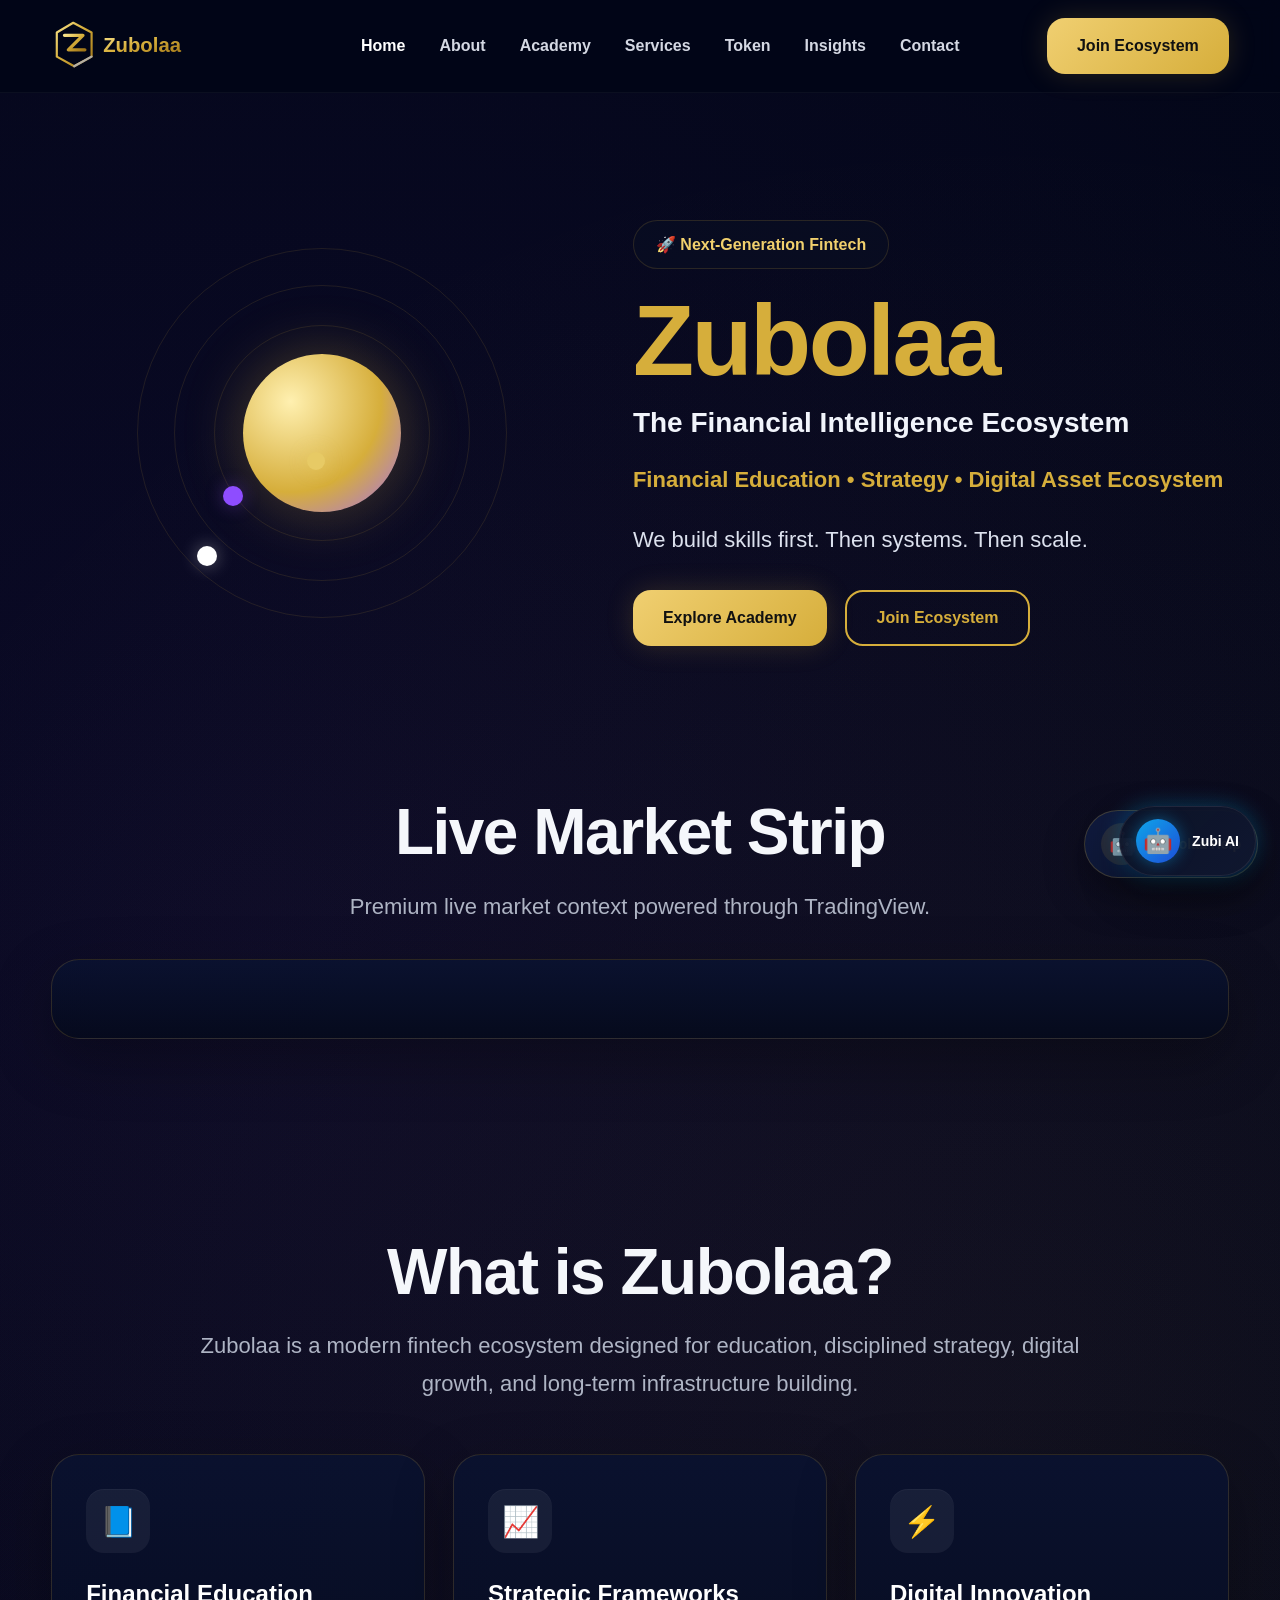
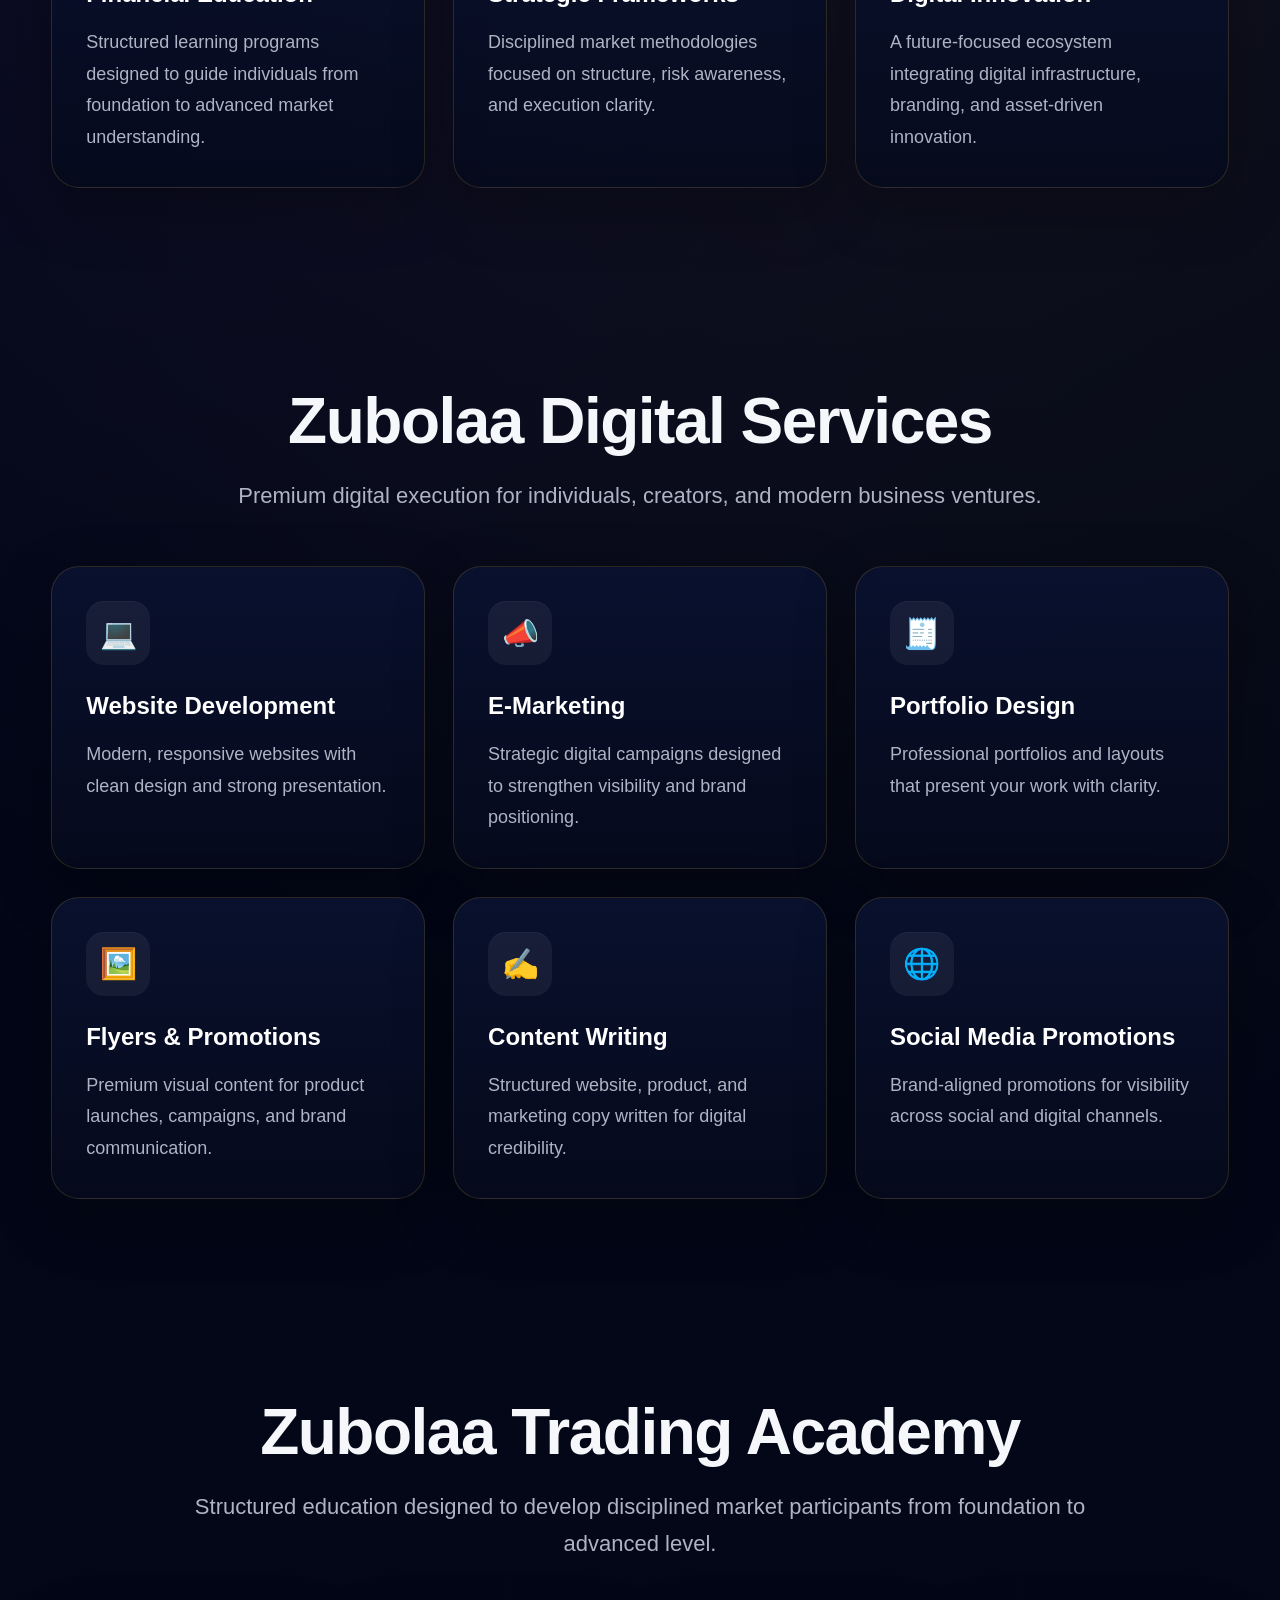
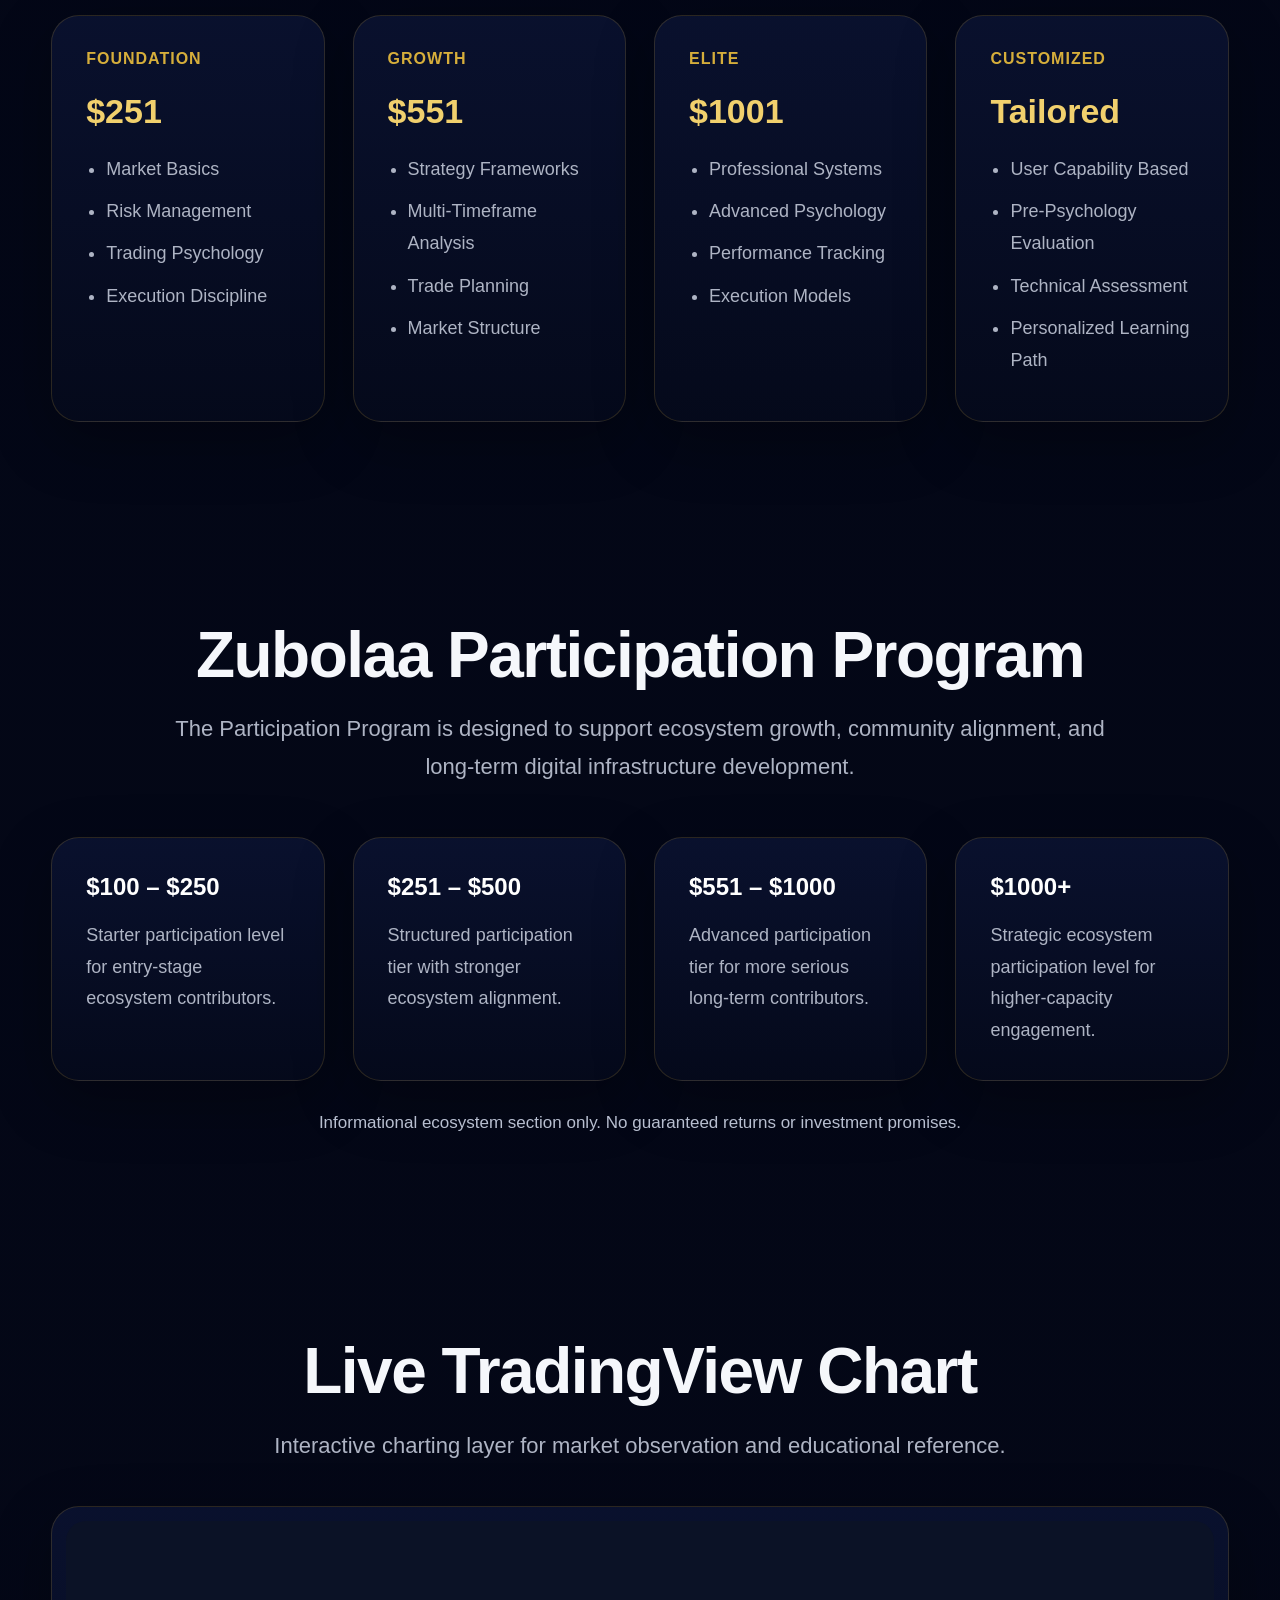
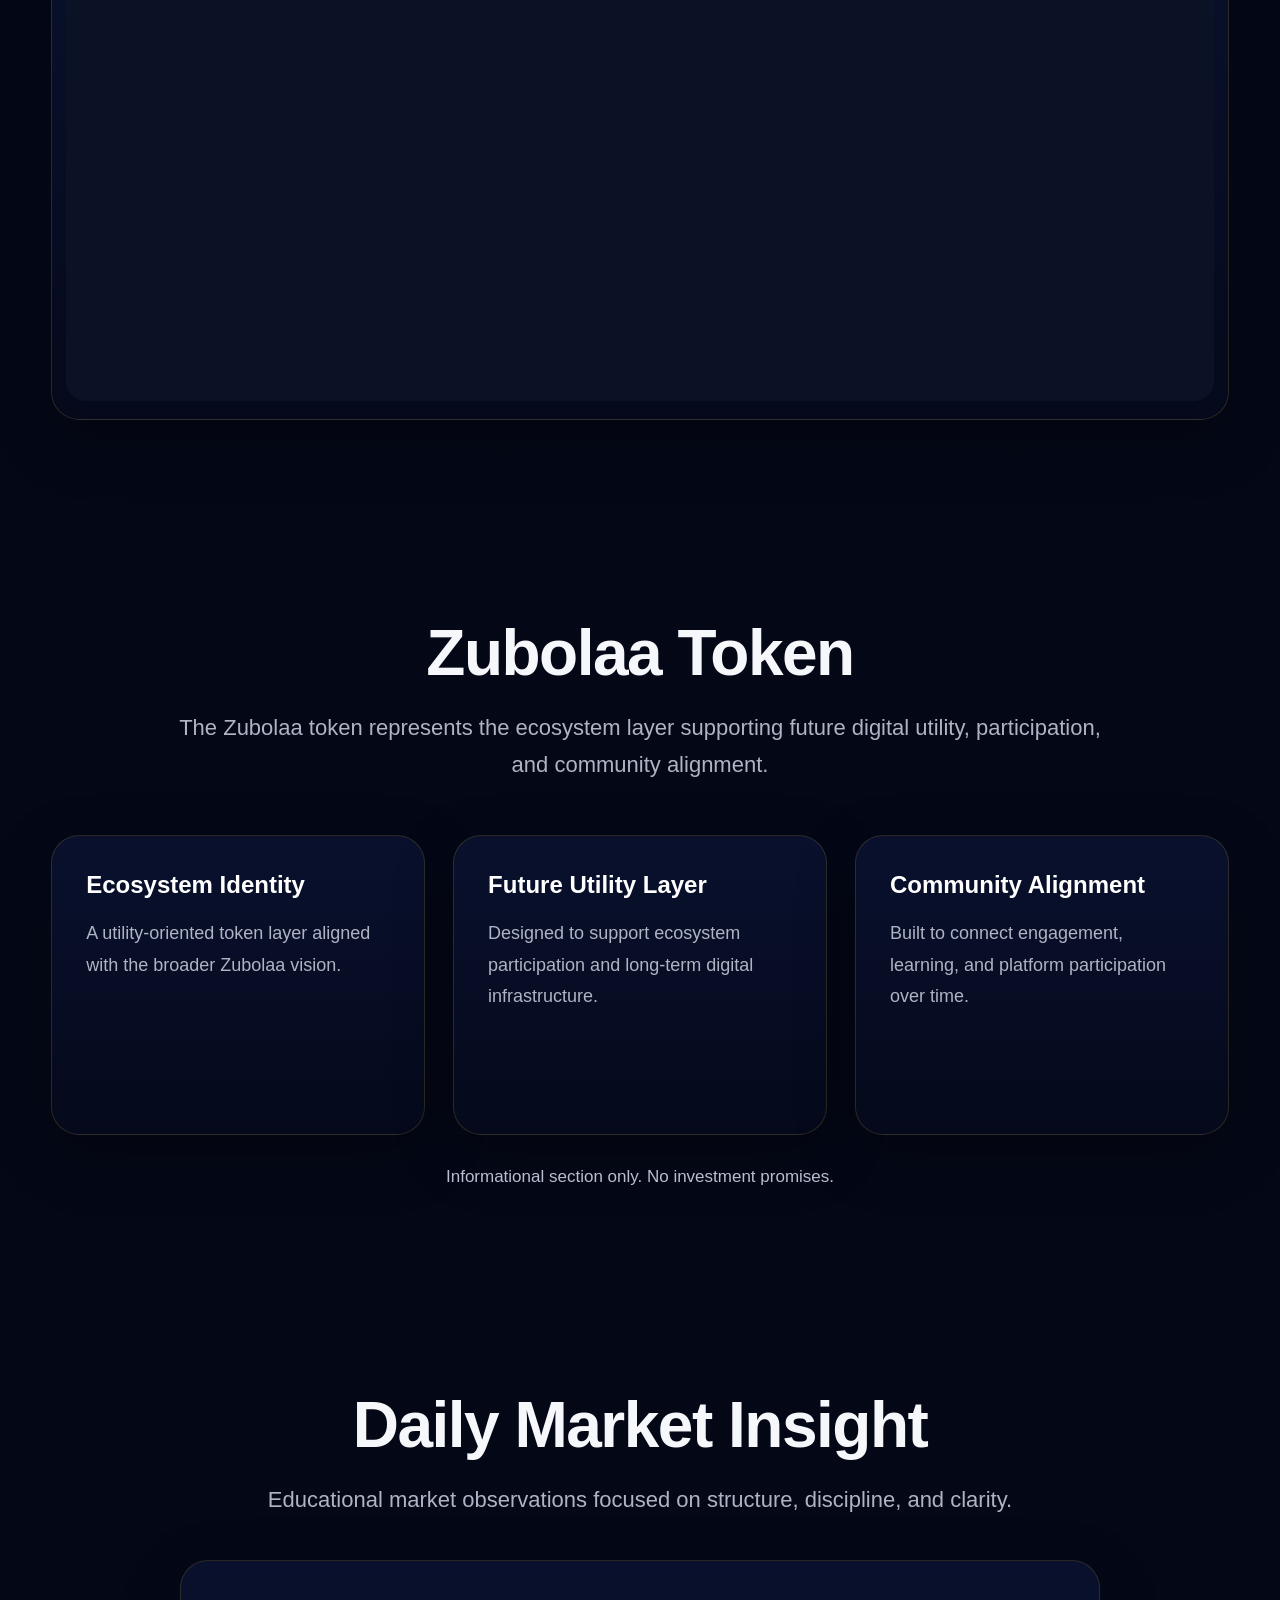
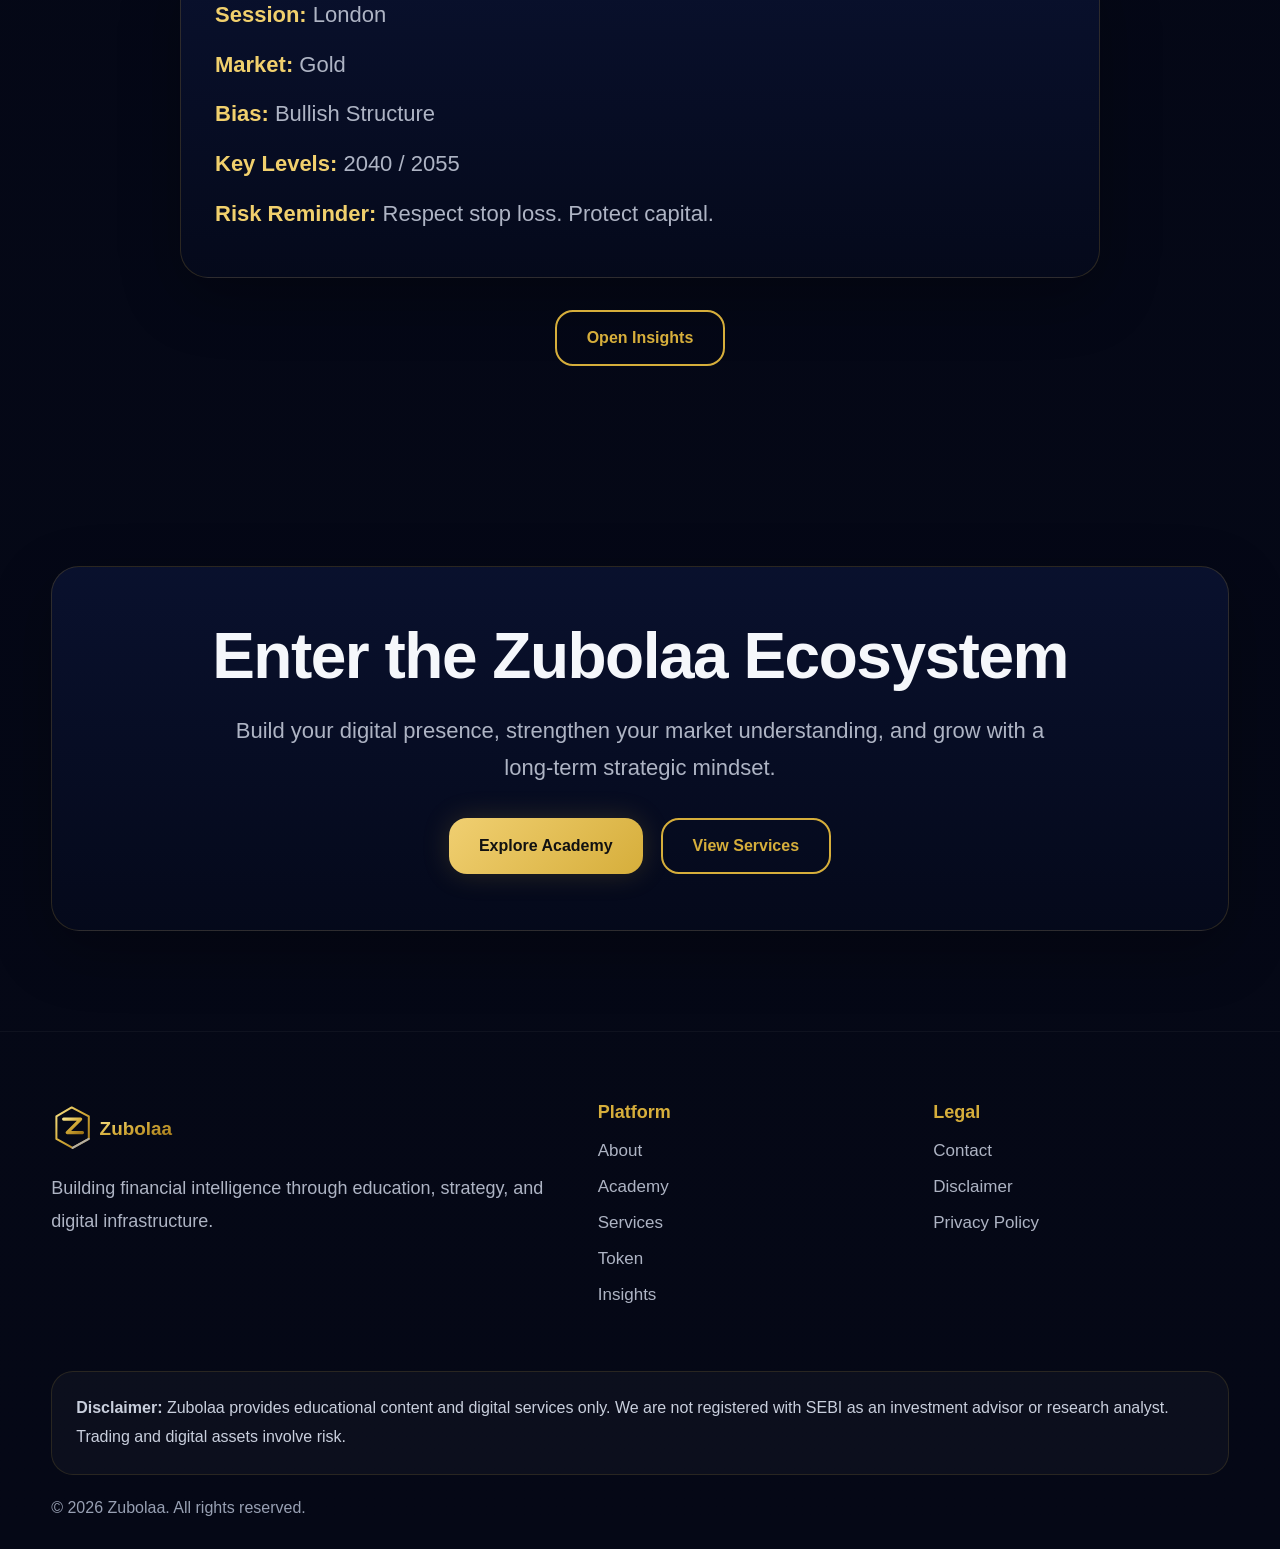
<file: index.html>
<!DOCTYPE html>
<html lang="en">
<head>
  <meta charset="UTF-8" />
  <meta name="viewport" content="width=device-width, initial-scale=1.0" />
  <title>Zubolaa | Financial Intelligence Ecosystem</title>
  <link rel="stylesheet" href="style.css" />
</head>
  <!-- Zubolaa AI Assistant -->
<div class="z-ai-widget">
  <button class="z-ai-launcher" id="zAiLauncher" aria-label="Open Zubolaa AI Assistant">
    <span class="z-ai-launcher-icon">🤖</span>
    <span class="z-ai-launcher-text">Zubi AI</span>
  </button>

  <div class="z-ai-panel" id="zAiPanel">
    <div class="z-ai-header">
      <div class="z-ai-avatar-wrap">
        <div class="z-ai-avatar">🤖</div>
        <div>
          <h4 id="assistantTitle">Zubi AI</h4>
          <p>Your Zubolaa Assistant</p>
        </div>
      </div>
      <button class="z-ai-close" id="zAiClose" aria-label="Close assistant">✕</button>
    </div>

    <div class="z-ai-section">
      <label for="assistantName">Assistant Name</label>
      <select id="assistantName" class="z-ai-select">
        <option value="Zubi AI">Zubi AI</option>
        <option value="Zuzu AI">Zuzu AI</option>
        <option value="Booboo AI">Booboo AI</option>
        <option value="Laddu AI">Laddu AI</option>
      </select>
    </div>

    <div class="z-ai-section">
      <label>Assistant Theme</label>
      <div class="z-ai-theme-grid">
        <button class="z-ai-theme active" data-theme="blue">Blue Glow</button>
        <button class="z-ai-theme" data-theme="gold">Gold Glow</button>
        <button class="z-ai-theme" data-theme="purple">Purple Glow</button>
        <button class="z-ai-theme" data-theme="multi">Candy Glow</button>
      </div>
    </div>

    <div class="z-ai-section">
      <label>Quick Access</label>
      <div class="z-ai-links">
        <a href="about.html">About Zubolaa</a>
        <a href="academy.html">Academy Programs</a>
        <a href="services.html">Digital Services</a>
        <a href="token.html">Zubolaa Token</a>
        <a href="insights.html">Market Insights</a>
        <a href="participation.html">Participation Program</a>
        <a href="contact.html">Contact & Support</a>
      </div>
    </div>

    <div class="z-ai-section">
      <label>Assistant Actions</label>
      <div class="z-ai-actions">
        <button onclick="window.location.href='academy.html'">Explore Academy</button>
        <button onclick="window.location.href='participation.html'">Join Ecosystem</button>
        <button onclick="window.location.href='services.html'">View Services</button>
        <button onclick="window.location.href='contact.html'">Talk to Support</button>
      </div>
    </div>

    <div class="z-ai-section z-ai-highlight-box">
      <strong>What I can help with</strong>
      <ul>
        <li>Guide visitors to Academy packages</li>
        <li>Show Participation Program access</li>
        <li>Redirect to Token information</li>
        <li>Open Services and Branding pages</li>
        <li>Take users to Contact / Support</li>
      </ul>
    </div>
  </div>
</div>

<script>
  (function () {
    const launcher = document.getElementById("zAiLauncher");
    const panel = document.getElementById("zAiPanel");
    const closeBtn = document.getElementById("zAiClose");
    const assistantName = document.getElementById("assistantName");
    const assistantTitle = document.getElementById("assistantTitle");
    const widget = document.querySelector(".z-ai-widget");
    const themeButtons = document.querySelectorAll(".z-ai-theme");

    function openPanel() {
      panel.classList.add("active");
    }

    function closePanel() {
      panel.classList.remove("active");
    }

    launcher.addEventListener("click", function (e) {
      e.stopPropagation();
      panel.classList.toggle("active");
    });

    closeBtn.addEventListener("click", function (e) {
      e.stopPropagation();
      closePanel();
    });

    document.addEventListener("click", function (e) {
      if (!e.target.closest(".z-ai-widget")) {
        closePanel();
      }
    });

    document.addEventListener("keydown", function (e) {
      if (e.key === "Escape") {
        closePanel();
      }
    });

    assistantName.addEventListener("change", function () {
      assistantTitle.textContent = this.value;
      launcher.querySelector(".z-ai-launcher-text").textContent = this.value;
    });

    themeButtons.forEach(btn => {
      btn.addEventListener("click", function () {
        themeButtons.forEach(b => b.classList.remove("active"));
        this.classList.add("active");
        widget.setAttribute("data-theme", this.dataset.theme);
      });
    });
  })();
</script>
<body>

  <!-- HEADER -->
  <header class="site-header">
    <div class="container nav-wrap">
      <a href="index.html" class="brand" aria-label="Zubolaa Home">
        <svg class="zubolaa-logo" viewBox="0 0 460 120" xmlns="http://www.w3.org/2000/svg" role="img" aria-label="Zubolaa Logo">
          <defs>
            <linearGradient id="goldGradMain" x1="0%" y1="0%" x2="100%" y2="100%">
              <stop offset="0%" stop-color="#f8e38a"/>
              <stop offset="45%" stop-color="#d6ae3b"/>
              <stop offset="100%" stop-color="#9f7416"/>
            </linearGradient>
            <linearGradient id="silverGradMain" x1="0%" y1="0%" x2="100%" y2="100%">
              <stop offset="0%" stop-color="#e6e2d8"/>
              <stop offset="100%" stop-color="#7f7a72"/>
            </linearGradient>
          </defs>

          <!-- icon -->
          <g transform="translate(8,8)">
            <path d="M38 4 L76 24 L76 74 L40 94 L4 74 L4 24 Z"
              fill="none" stroke="url(#goldGradMain)" stroke-width="4.5" stroke-linejoin="round"/>
            <path d="M40 94 L76 74" fill="none" stroke="url(#silverGradMain)" stroke-width="4.5" stroke-linecap="round"/>

            <path d="M20 30 H58 L28 60 H62"
              fill="none"
              stroke="url(#goldGradMain)"
              stroke-width="7"
              stroke-linecap="round"
              stroke-linejoin="round"/>
          </g>

          <!-- text -->
          <text x="108" y="73"
            font-size="42"
            font-family="Arial, Helvetica, sans-serif"
            font-weight="800"
            fill="url(#goldGradMain)">
            Zubolaa
          </text>
        </svg>
      </a>

      <nav class="main-nav">
        <a href="index.html" class="active">Home</a>
        <a href="about.html">About</a>
        <a href="academy.html">Academy</a>
        <a href="services.html">Services</a>
        <a href="token.html">Token</a>
        <a href="insights.html">Insights</a>
        <a href="contact.html">Contact</a>
      </nav>

      <a href="participation.html" class="nav-cta">Join Ecosystem</a>
    </div>
  </header>

  <!-- HERO -->
  <section class="hero-section">
    <div class="container hero-grid">

      <div class="hero-visual">
        <div class="orbit-wrap">
          <div class="main-planet"></div>
          <div class="orbit orbit-1"></div>
          <div class="orbit orbit-2"></div>
          <div class="orbit orbit-3"></div>

          <div class="mini-dot dot-1"></div>
          <div class="mini-dot dot-2"></div>
          <div class="mini-dot dot-3"></div>
        </div>
      </div>

      <div class="hero-content">
        <div class="eyebrow">🚀 Next-Generation Fintech</div>
        <h1 class="hero-title">Zubolaa</h1>
        <h2 class="hero-subtitle">The Financial Intelligence Ecosystem</h2>
        <p class="hero-highlight">Financial Education • Strategy • Digital Asset Ecosystem</p>
        <p class="hero-text">
          We build skills first. Then systems. Then scale.
        </p>

        <div class="button-row">
          <a href="academy.html" class="gold-btn">Explore Academy</a>
          <a href="participation.html" class="outline-btn">Join Ecosystem</a>
        </div>
      </div>

    </div>
  </section>

  <!-- LIVE MARKET TAPE -->
  <section class="page-section compact-top">
    <div class="container center-text">
      <h2 class="section-title">Live Market Strip</h2>
      <p class="section-intro">
        Premium live market context powered through TradingView.
      </p>

      <div class="glass-card tv-tape-card">
        <div class="tradingview-widget-container market-tape-widget">
          <div class="tradingview-widget-container__widget"></div>
          <script type="text/javascript" src="https://s3.tradingview.com/external-embedding/embed-widget-ticker-tape.js" async>
          {
            "symbols": [
              { "proName": "OANDA:XAUUSD", "title": "Gold" },
              { "proName": "FOREXCOM:SPXUSD", "title": "S&P 500" },
              { "proName": "NASDAQ:NDX", "title": "Nasdaq 100" },
              { "proName": "BITSTAMP:BTCUSD", "title": "Bitcoin" },
              { "proName": "BITSTAMP:ETHUSD", "title": "Ethereum" },
              { "proName": "TVC:DXY", "title": "Dollar Index" }
            ],
            "showSymbolLogo": false,
            "isTransparent": true,
            "displayMode": "adaptive",
            "colorTheme": "dark",
            "locale": "en"
          }
          </script>
        </div>
      </div>
    </div>
  </section>

  <!-- WHAT IS ZUBOLAA -->
  <section class="page-section">
    <div class="container center-text">
      <h2 class="section-title">What is Zubolaa?</h2>
      <p class="section-intro">
        Zubolaa is a modern fintech ecosystem designed for education, disciplined strategy,
        digital growth, and long-term infrastructure building.
      </p>

      <div class="card-grid three-col">
        <div class="glass-card feature-card">
          <div class="icon-box">📘</div>
          <h3>Financial Education</h3>
          <p>
            Structured learning programs designed to guide individuals from foundation
            to advanced market understanding.
          </p>
        </div>

        <div class="glass-card feature-card">
          <div class="icon-box">📈</div>
          <h3>Strategic Frameworks</h3>
          <p>
            Disciplined market methodologies focused on structure, risk awareness,
            and execution clarity.
          </p>
        </div>

        <div class="glass-card feature-card">
          <div class="icon-box">⚡</div>
          <h3>Digital Innovation</h3>
          <p>
            A future-focused ecosystem integrating digital infrastructure, branding,
            and asset-driven innovation.
          </p>
        </div>
      </div>
    </div>
  </section>

  <!-- SERVICES -->
  <section class="page-section">
    <div class="container center-text">
      <h2 class="section-title">Zubolaa Digital Services</h2>
      <p class="section-intro">
        Premium digital execution for individuals, creators, and modern business ventures.
      </p>

      <div class="card-grid three-col">
        <div class="glass-card feature-card">
          <div class="icon-box">💻</div>
          <h3>Website Development</h3>
          <p>Modern, responsive websites with clean design and strong presentation.</p>
        </div>

        <div class="glass-card feature-card">
          <div class="icon-box">📣</div>
          <h3>E-Marketing</h3>
          <p>Strategic digital campaigns designed to strengthen visibility and brand positioning.</p>
        </div>

        <div class="glass-card feature-card">
          <div class="icon-box">🧾</div>
          <h3>Portfolio Design</h3>
          <p>Professional portfolios and layouts that present your work with clarity.</p>
        </div>

        <div class="glass-card feature-card">
          <div class="icon-box">🖼️</div>
          <h3>Flyers & Promotions</h3>
          <p>Premium visual content for product launches, campaigns, and brand communication.</p>
        </div>

        <div class="glass-card feature-card">
          <div class="icon-box">✍️</div>
          <h3>Content Writing</h3>
          <p>Structured website, product, and marketing copy written for digital credibility.</p>
        </div>

        <div class="glass-card feature-card">
          <div class="icon-box">🌐</div>
          <h3>Social Media Promotions</h3>
          <p>Brand-aligned promotions for visibility across social and digital channels.</p>
        </div>
      </div>
    </div>
  </section>

  <!-- ACADEMY -->
  <section class="page-section">
    <div class="container center-text">
      <h2 class="section-title">Zubolaa Trading Academy</h2>
      <p class="section-intro">
        Structured education designed to develop disciplined market participants
        from foundation to advanced level.
      </p>

      <div class="card-grid four-col pricing-grid">
        <div class="glass-card pricing-card">
          <span class="pricing-label">FOUNDATION</span>
          <h3>$251</h3>
          <ul>
            <li>Market Basics</li>
            <li>Risk Management</li>
            <li>Trading Psychology</li>
            <li>Execution Discipline</li>
          </ul>
        </div>

        <div class="glass-card pricing-card">
          <span class="pricing-label">GROWTH</span>
          <h3>$551</h3>
          <ul>
            <li>Strategy Frameworks</li>
            <li>Multi-Timeframe Analysis</li>
            <li>Trade Planning</li>
            <li>Market Structure</li>
          </ul>
        </div>

        <div class="glass-card pricing-card">
          <span class="pricing-label">ELITE</span>
          <h3>$1001</h3>
          <ul>
            <li>Professional Systems</li>
            <li>Advanced Psychology</li>
            <li>Performance Tracking</li>
            <li>Execution Models</li>
          </ul>
        </div>

        <div class="glass-card pricing-card">
          <span class="pricing-label">CUSTOMIZED</span>
          <h3>Tailored</h3>
          <ul>
            <li>User Capability Based</li>
            <li>Pre-Psychology Evaluation</li>
            <li>Technical Assessment</li>
            <li>Personalized Learning Path</li>
          </ul>
        </div>
      </div>
    </div>
  </section>

  <!-- PARTICIPATION -->
  <section class="page-section">
    <div class="container center-text">
      <h2 class="section-title">Zubolaa Participation Program</h2>
      <p class="section-intro">
        The Participation Program is designed to support ecosystem growth,
        community alignment, and long-term digital infrastructure development.
      </p>

      <div class="card-grid four-col">
        <div class="glass-card feature-card compact-card">
          <h3>$100 – $250</h3>
          <p>Starter participation level for entry-stage ecosystem contributors.</p>
        </div>

        <div class="glass-card feature-card compact-card">
          <h3>$251 – $500</h3>
          <p>Structured participation tier with stronger ecosystem alignment.</p>
        </div>

        <div class="glass-card feature-card compact-card">
          <h3>$551 – $1000</h3>
          <p>Advanced participation tier for more serious long-term contributors.</p>
        </div>

        <div class="glass-card feature-card compact-card">
          <h3>$1000+</h3>
          <p>Strategic ecosystem participation level for higher-capacity engagement.</p>
        </div>
      </div>

      <p class="section-note">
        Informational ecosystem section only. No guaranteed returns or investment promises.
      </p>
    </div>
  </section>

  <!-- CHART -->
  <section class="page-section">
    <div class="container center-text">
      <h2 class="section-title">Live TradingView Chart</h2>
      <p class="section-intro">
        Interactive charting layer for market observation and educational reference.
      </p>

      <div class="glass-card chart-frame">
        <iframe
          src="https://s.tradingview.com/widgetembed/?frameElementId=tradingview_chart&symbol=OANDA%3AXAUUSD&interval=60&hidesidetoolbar=0&symboledit=1&saveimage=1&toolbarbg=F1F3F6&studies=[]&theme=dark&style=1&timezone=Asia%2FKolkata&withdateranges=1&hidevolume=0&allow_symbol_change=1"
          title="TradingView Chart"
          loading="lazy">
        </iframe>
      </div>
    </div>
  </section>

  <!-- TOKEN -->
  <section class="page-section">
    <div class="container center-text">
      <h2 class="section-title">Zubolaa Token</h2>
      <p class="section-intro">
        The Zubolaa token represents the ecosystem layer supporting future digital utility,
        participation, and community alignment.
      </p>

      <div class="card-grid three-col">
        <div class="glass-card feature-card">
          <h3>Ecosystem Identity</h3>
          <p>A utility-oriented token layer aligned with the broader Zubolaa vision.</p>
        </div>

        <div class="glass-card feature-card">
          <h3>Future Utility Layer</h3>
          <p>Designed to support ecosystem participation and long-term digital infrastructure.</p>
        </div>

        <div class="glass-card feature-card">
          <h3>Community Alignment</h3>
          <p>Built to connect engagement, learning, and platform participation over time.</p>
        </div>
      </div>

      <p class="section-note">Informational section only. No investment promises.</p>
    </div>
  </section>

  <!-- INSIGHT -->
  <section class="page-section">
    <div class="container center-text">
      <h2 class="section-title">Daily Market Insight</h2>
      <p class="section-intro">
        Educational market observations focused on structure, discipline, and clarity.
      </p>

      <div class="glass-card insight-box left-text">
        <p><strong>Session:</strong> London</p>
        <p><strong>Market:</strong> Gold</p>
        <p><strong>Bias:</strong> Bullish Structure</p>
        <p><strong>Key Levels:</strong> 2040 / 2055</p>
        <p><strong>Risk Reminder:</strong> Respect stop loss. Protect capital.</p>
      </div>

      <div class="button-row center-btns">
        <a href="insights.html" class="outline-btn">Open Insights</a>
      </div>
    </div>
  </section>

  <!-- CTA -->
  <section class="page-section">
    <div class="container">
      <div class="glass-card closing-box center-text">
        <h2 class="section-title">Enter the Zubolaa Ecosystem</h2>
        <p class="section-intro narrow">
          Build your digital presence, strengthen your market understanding,
          and grow with a long-term strategic mindset.
        </p>

        <div class="button-row center-btns">
          <a href="academy.html" class="gold-btn">Explore Academy</a>
          <a href="services.html" class="outline-btn">View Services</a>
        </div>
      </div>
    </div>
  </section>

  <!-- FOOTER -->
  <footer class="site-footer">
    <div class="container footer-grid">
      <div class="footer-brand">
        <a href="index.html" class="brand footer-brand-link">
          <svg class="zubolaa-logo footer-svg-logo" viewBox="0 0 460 120" xmlns="http://www.w3.org/2000/svg">
            <defs>
              <linearGradient id="goldGradFooterHome" x1="0%" y1="0%" x2="100%" y2="100%">
                <stop offset="0%" stop-color="#f8e38a"/>
                <stop offset="45%" stop-color="#d6ae3b"/>
                <stop offset="100%" stop-color="#9f7416"/>
              </linearGradient>
              <linearGradient id="silverGradFooterHome" x1="0%" y1="0%" x2="100%" y2="100%">
                <stop offset="0%" stop-color="#e6e2d8"/>
                <stop offset="100%" stop-color="#7f7a72"/>
              </linearGradient>
            </defs>

            <g transform="translate(8,8)">
              <path d="M38 4 L76 24 L76 74 L40 94 L4 74 L4 24 Z"
                fill="none" stroke="url(#goldGradFooterHome)" stroke-width="4.5" stroke-linejoin="round"/>
              <path d="M40 94 L76 74" fill="none" stroke="url(#silverGradFooterHome)" stroke-width="4.5" stroke-linecap="round"/>
              <path d="M20 30 H58 L28 60 H62"
                fill="none" stroke="url(#goldGradFooterHome)" stroke-width="7" stroke-linecap="round" stroke-linejoin="round"/>
            </g>

            <text x="108" y="73"
              font-size="42"
              font-family="Arial, Helvetica, sans-serif"
              font-weight="800"
              fill="url(#goldGradFooterHome)">
              Zubolaa
            </text>
          </svg>
        </a>

        <p>
          Building financial intelligence through education, strategy,
          and digital infrastructure.
        </p>
      </div>

      <div>
        <h4>Platform</h4>
        <ul>
          <li><a href="about.html">About</a></li>
          <li><a href="academy.html">Academy</a></li>
          <li><a href="services.html">Services</a></li>
          <li><a href="token.html">Token</a></li>
          <li><a href="insights.html">Insights</a></li>
        </ul>
      </div>

      <div>
        <h4>Legal</h4>
        <ul>
          <li><a href="contact.html">Contact</a></li>
          <li><a href="disclaimer.html">Disclaimer</a></li>
          <li><a href="privacy.html">Privacy Policy</a></li>
        </ul>
      </div>
    </div>

    <div class="container">
      <div class="footer-disclaimer">
        <strong>Disclaimer:</strong> Zubolaa provides educational content and digital services only.
        We are not registered with SEBI as an investment advisor or research analyst.
        Trading and digital assets involve risk.
      </div>
      <p class="copyright">© 2026 Zubolaa. All rights reserved.</p>
    </div>
  </footer>

  <!-- FLOATING BOT -->
  <a href="contact.html" class="floating-bot" aria-label="Open support">
    <span class="bot-icon">🤖</span>
    <span class="bot-label">Zubolaa Help</span>
  </a>

</body>
</html>
</file>
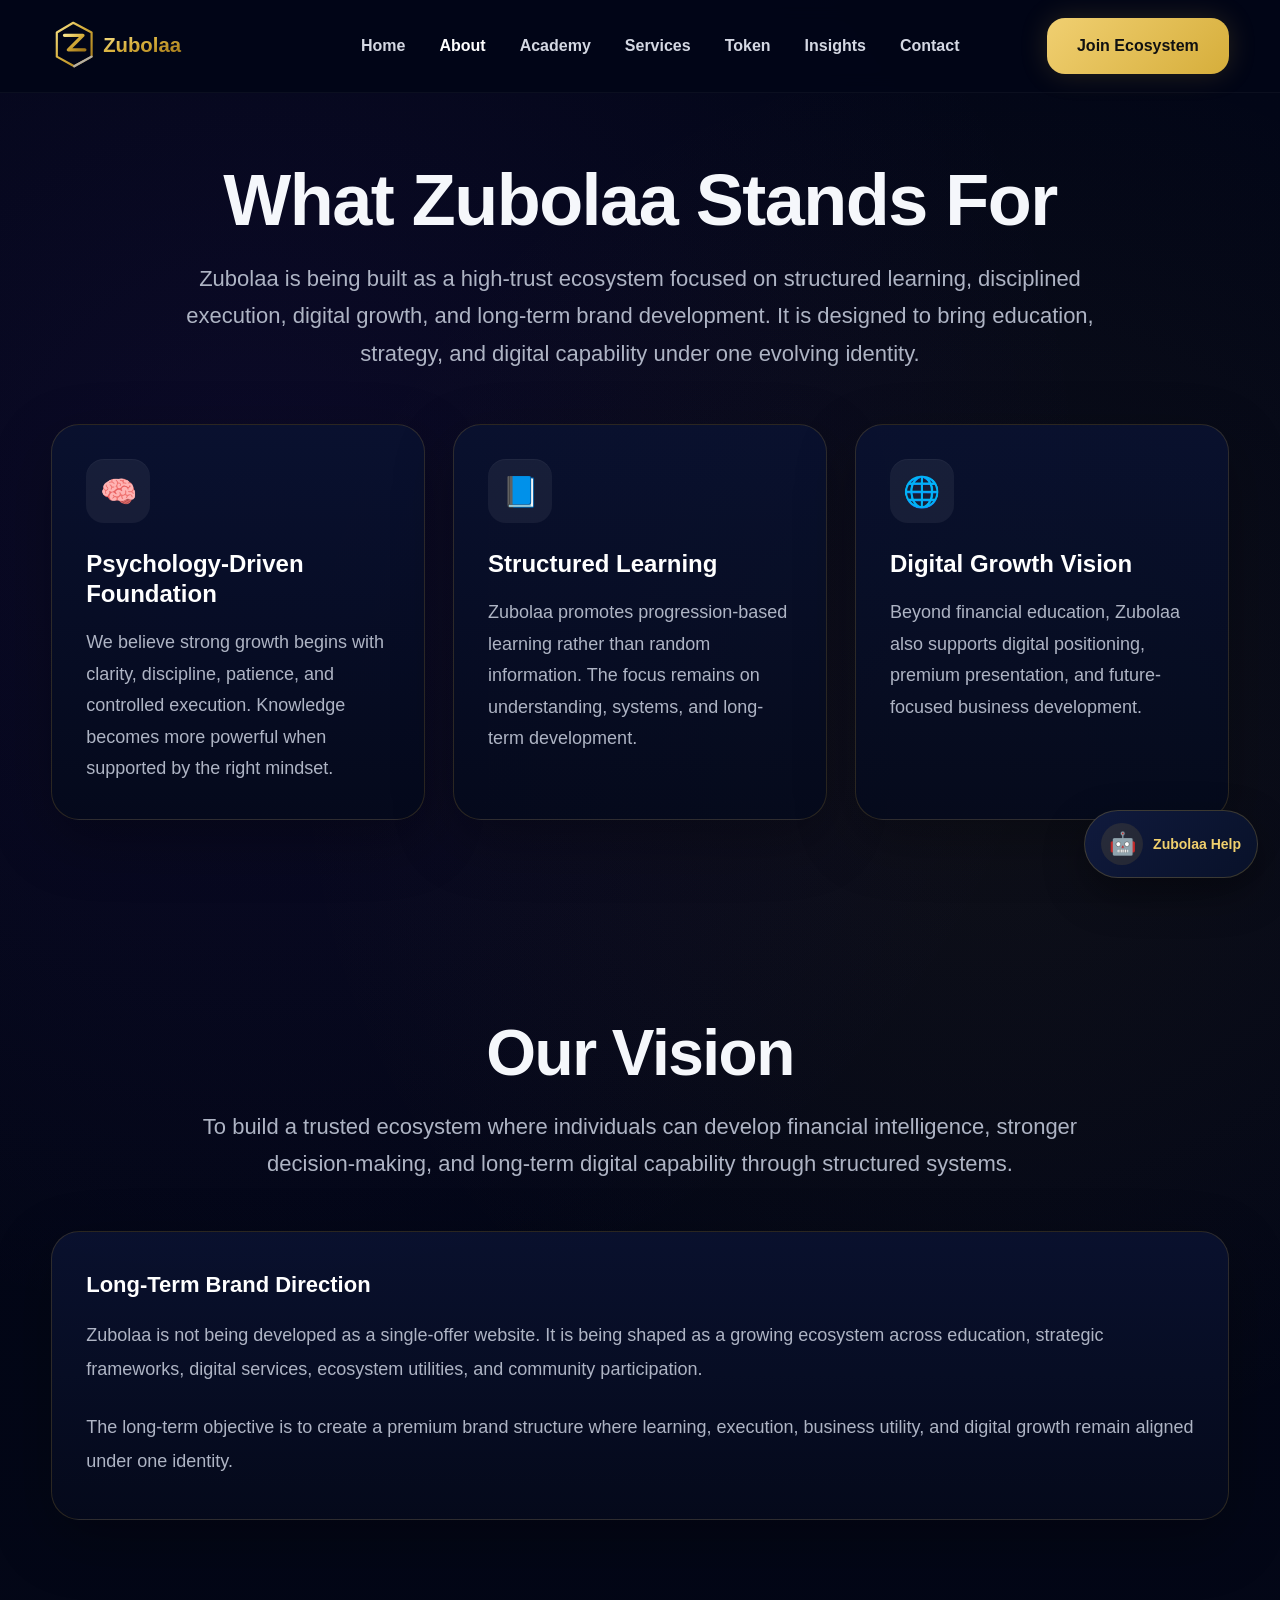
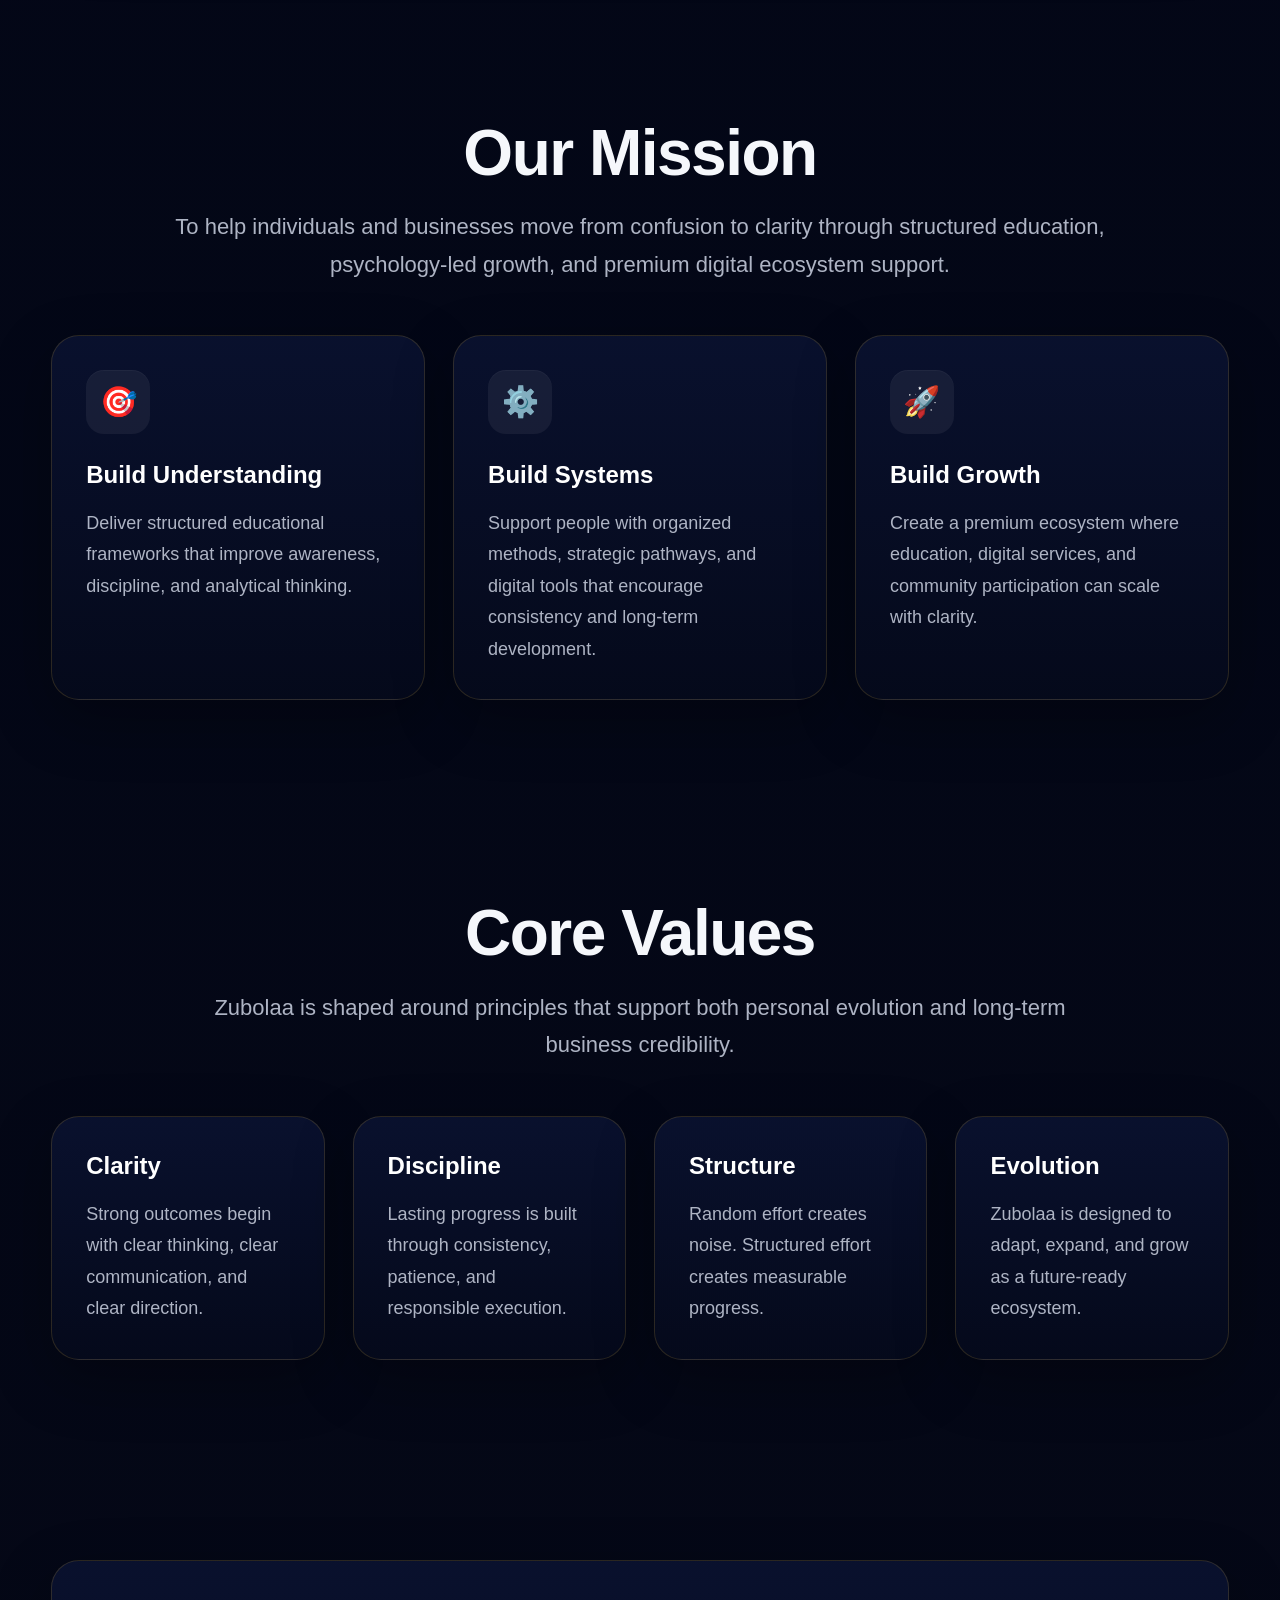
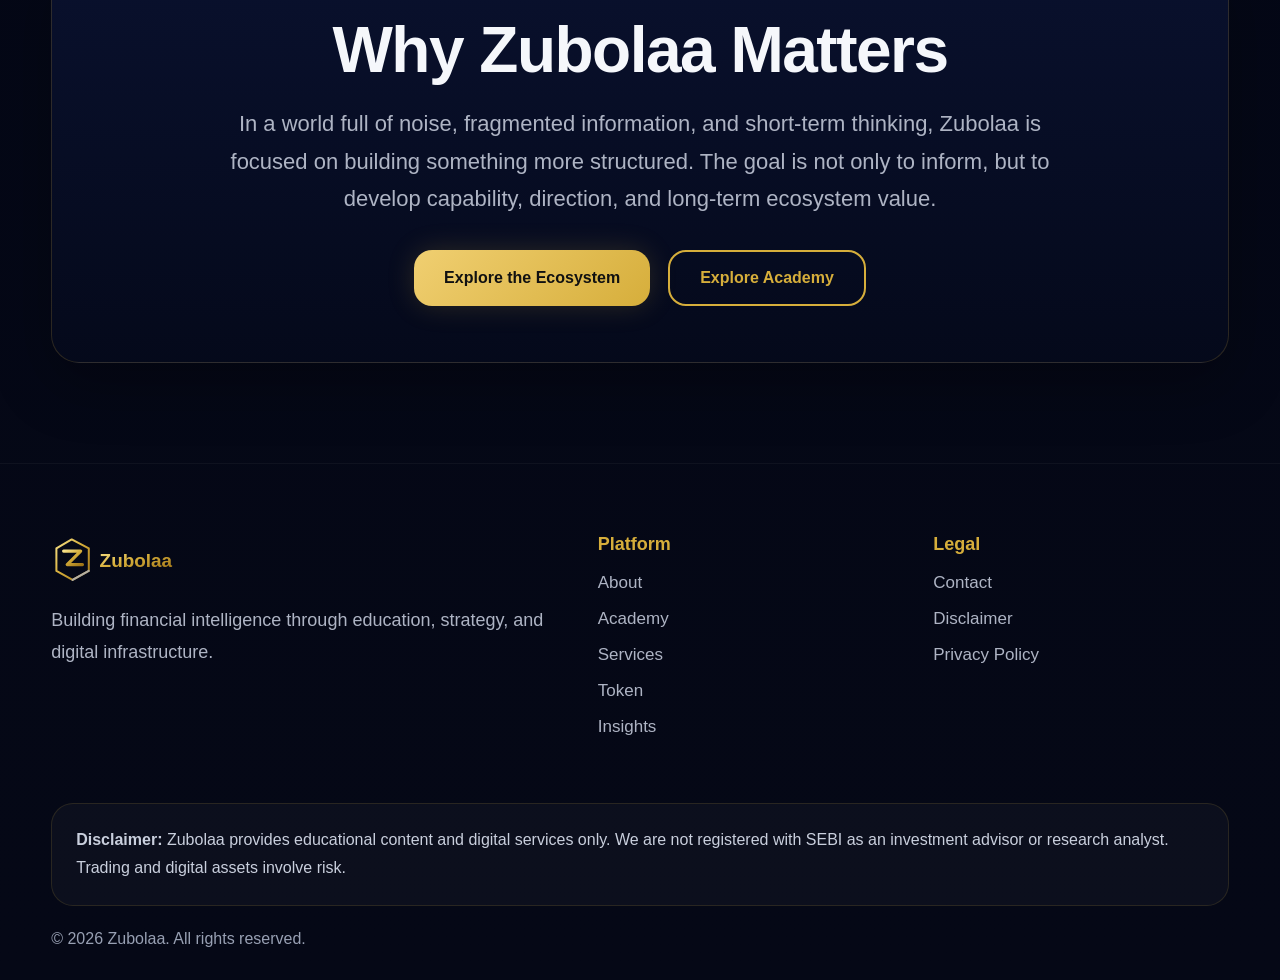
<file: about.html>
<!DOCTYPE html>
<html lang="en">
<head>
  <meta charset="UTF-8" />
  <meta name="viewport" content="width=device-width, initial-scale=1.0" />
  <title>About Zubolaa | Vision, Mission & Values</title>
  <link rel="stylesheet" href="style.css" />
</head>
<body>

  <!-- HEADER -->
  <header class="site-header">
    <div class="container nav-wrap">
      <a href="index.html" class="brand" aria-label="Zubolaa Home">
        <svg class="zubolaa-logo" viewBox="0 0 460 120" xmlns="http://www.w3.org/2000/svg" role="img" aria-label="Zubolaa Logo">
          <defs>
            <linearGradient id="goldGradAbout" x1="0%" y1="0%" x2="100%" y2="100%">
              <stop offset="0%" stop-color="#f8e38a"/>
              <stop offset="45%" stop-color="#d6ae3b"/>
              <stop offset="100%" stop-color="#9f7416"/>
            </linearGradient>
            <linearGradient id="silverGradAbout" x1="0%" y1="0%" x2="100%" y2="100%">
              <stop offset="0%" stop-color="#e6e2d8"/>
              <stop offset="100%" stop-color="#7f7a72"/>
            </linearGradient>
          </defs>

          <g transform="translate(8,8)">
            <path d="M38 4 L76 24 L76 74 L40 94 L4 74 L4 24 Z"
              fill="none" stroke="url(#goldGradAbout)" stroke-width="4.5" stroke-linejoin="round"/>
            <path d="M40 94 L76 74" fill="none" stroke="url(#silverGradAbout)" stroke-width="4.5" stroke-linecap="round"/>
            <path d="M20 30 H58 L28 60 H62"
              fill="none" stroke="url(#goldGradAbout)" stroke-width="7" stroke-linecap="round" stroke-linejoin="round"/>
          </g>

          <text x="108" y="73"
            font-size="42"
            font-family="Arial, Helvetica, sans-serif"
            font-weight="800"
            fill="url(#goldGradAbout)">
            Zubolaa
          </text>
        </svg>
      </a>

      <nav class="main-nav">
        <a href="index.html">Home</a>
        <a href="about.html" class="active">About</a>
        <a href="academy.html">Academy</a>
        <a href="services.html">Services</a>
        <a href="token.html">Token</a>
        <a href="insights.html">Insights</a>
        <a href="contact.html">Contact</a>
      </nav>

      <a href="participation.html" class="nav-cta">Join Ecosystem</a>
    </div>
  </header>

  <!-- ABOUT HERO -->
  <section class="page-section first-section">
    <div class="container center-text">
      <h1 class="section-title xl">What Zubolaa Stands For</h1>
      <p class="section-intro">
        Zubolaa is being built as a high-trust ecosystem focused on structured learning,
        disciplined execution, digital growth, and long-term brand development.
        It is designed to bring education, strategy, and digital capability under one evolving identity.
      </p>

      <div class="card-grid three-col">
        <div class="glass-card feature-card">
          <div class="icon-box">🧠</div>
          <h3>Psychology-Driven Foundation</h3>
          <p>
            We believe strong growth begins with clarity, discipline, patience, and controlled execution.
            Knowledge becomes more powerful when supported by the right mindset.
          </p>
        </div>

        <div class="glass-card feature-card">
          <div class="icon-box">📘</div>
          <h3>Structured Learning</h3>
          <p>
            Zubolaa promotes progression-based learning rather than random information.
            The focus remains on understanding, systems, and long-term development.
          </p>
        </div>

        <div class="glass-card feature-card">
          <div class="icon-box">🌐</div>
          <h3>Digital Growth Vision</h3>
          <p>
            Beyond financial education, Zubolaa also supports digital positioning,
            premium presentation, and future-focused business development.
          </p>
        </div>
      </div>
    </div>
  </section>

  <!-- VISION -->
  <section class="page-section">
    <div class="container center-text">
      <h2 class="section-title">Our Vision</h2>
      <p class="section-intro">
        To build a trusted ecosystem where individuals can develop financial intelligence,
        stronger decision-making, and long-term digital capability through structured systems.
      </p>

      <div class="glass-card content-box left-text">
        <h3>Long-Term Brand Direction</h3>
        <p>
          Zubolaa is not being developed as a single-offer website.
          It is being shaped as a growing ecosystem across education, strategic frameworks,
          digital services, ecosystem utilities, and community participation.
        </p>
        <p>
          The long-term objective is to create a premium brand structure where learning,
          execution, business utility, and digital growth remain aligned under one identity.
        </p>
      </div>
    </div>
  </section>

  <!-- MISSION -->
  <section class="page-section">
    <div class="container center-text">
      <h2 class="section-title">Our Mission</h2>
      <p class="section-intro">
        To help individuals and businesses move from confusion to clarity through structured education,
        psychology-led growth, and premium digital ecosystem support.
      </p>

      <div class="card-grid three-col">
        <div class="glass-card feature-card">
          <div class="icon-box">🎯</div>
          <h3>Build Understanding</h3>
          <p>
            Deliver structured educational frameworks that improve awareness,
            discipline, and analytical thinking.
          </p>
        </div>

        <div class="glass-card feature-card">
          <div class="icon-box">⚙️</div>
          <h3>Build Systems</h3>
          <p>
            Support people with organized methods, strategic pathways, and digital tools
            that encourage consistency and long-term development.
          </p>
        </div>

        <div class="glass-card feature-card">
          <div class="icon-box">🚀</div>
          <h3>Build Growth</h3>
          <p>
            Create a premium ecosystem where education, digital services,
            and community participation can scale with clarity.
          </p>
        </div>
      </div>
    </div>
  </section>

  <!-- CORE VALUES -->
  <section class="page-section">
    <div class="container center-text">
      <h2 class="section-title">Core Values</h2>
      <p class="section-intro">
        Zubolaa is shaped around principles that support both personal evolution
        and long-term business credibility.
      </p>

      <div class="card-grid four-col">
        <div class="glass-card feature-card compact-card">
          <h3>Clarity</h3>
          <p>
            Strong outcomes begin with clear thinking, clear communication, and clear direction.
          </p>
        </div>

        <div class="glass-card feature-card compact-card">
          <h3>Discipline</h3>
          <p>
            Lasting progress is built through consistency, patience, and responsible execution.
          </p>
        </div>

        <div class="glass-card feature-card compact-card">
          <h3>Structure</h3>
          <p>
            Random effort creates noise. Structured effort creates measurable progress.
          </p>
        </div>

        <div class="glass-card feature-card compact-card">
          <h3>Evolution</h3>
          <p>
            Zubolaa is designed to adapt, expand, and grow as a future-ready ecosystem.
          </p>
        </div>
      </div>
    </div>
  </section>

  <!-- WHY ZUBOLAA MATTERS -->
  <section class="page-section">
    <div class="container">
      <div class="glass-card closing-box center-text">
        <h2 class="section-title">Why Zubolaa Matters</h2>
        <p class="section-intro narrow">
          In a world full of noise, fragmented information, and short-term thinking,
          Zubolaa is focused on building something more structured.
          The goal is not only to inform, but to develop capability, direction,
          and long-term ecosystem value.
        </p>

        <div class="button-row center-btns">
          <a href="index.html" class="gold-btn">Explore the Ecosystem</a>
          <a href="academy.html" class="outline-btn">Explore Academy</a>
        </div>
      </div>
    </div>
  </section>

  <!-- FOOTER -->
  <footer class="site-footer">
    <div class="container footer-grid">
      <div class="footer-brand">
        <a href="index.html" class="brand footer-brand-link">
          <svg class="zubolaa-logo footer-svg-logo" viewBox="0 0 460 120" xmlns="http://www.w3.org/2000/svg">
            <defs>
              <linearGradient id="goldGradFooterAbout" x1="0%" y1="0%" x2="100%" y2="100%">
                <stop offset="0%" stop-color="#f8e38a"/>
                <stop offset="45%" stop-color="#d6ae3b"/>
                <stop offset="100%" stop-color="#9f7416"/>
              </linearGradient>
              <linearGradient id="silverGradFooterAbout" x1="0%" y1="0%" x2="100%" y2="100%">
                <stop offset="0%" stop-color="#e6e2d8"/>
                <stop offset="100%" stop-color="#7f7a72"/>
              </linearGradient>
            </defs>

            <g transform="translate(8,8)">
              <path d="M38 4 L76 24 L76 74 L40 94 L4 74 L4 24 Z"
                fill="none" stroke="url(#goldGradFooterAbout)" stroke-width="4.5" stroke-linejoin="round"/>
              <path d="M40 94 L76 74" fill="none" stroke="url(#silverGradFooterAbout)" stroke-width="4.5" stroke-linecap="round"/>
              <path d="M20 30 H58 L28 60 H62"
                fill="none" stroke="url(#goldGradFooterAbout)" stroke-width="7" stroke-linecap="round" stroke-linejoin="round"/>
            </g>

            <text x="108" y="73"
              font-size="42"
              font-family="Arial, Helvetica, sans-serif"
              font-weight="800"
              fill="url(#goldGradFooterAbout)">
              Zubolaa
            </text>
          </svg>
        </a>

        <p>
          Building financial intelligence through education, strategy,
          and digital infrastructure.
        </p>
      </div>

      <div>
        <h4>Platform</h4>
        <ul>
          <li><a href="about.html">About</a></li>
          <li><a href="academy.html">Academy</a></li>
          <li><a href="services.html">Services</a></li>
          <li><a href="token.html">Token</a></li>
          <li><a href="insights.html">Insights</a></li>
        </ul>
      </div>

      <div>
        <h4>Legal</h4>
        <ul>
          <li><a href="contact.html">Contact</a></li>
          <li><a href="disclaimer.html">Disclaimer</a></li>
          <li><a href="privacy.html">Privacy Policy</a></li>
        </ul>
      </div>
    </div>

    <div class="container">
      <div class="footer-disclaimer">
        <strong>Disclaimer:</strong> Zubolaa provides educational content and digital services only.
        We are not registered with SEBI as an investment advisor or research analyst.
        Trading and digital assets involve risk.
      </div>
      <p class="copyright">© 2026 Zubolaa. All rights reserved.</p>
    </div>
  </footer>

  <!-- FLOATING BOT -->
  <a href="contact.html" class="floating-bot" aria-label="Open support">
    <span class="bot-icon">🤖</span>
    <span class="bot-label">Zubolaa Help</span>
  </a>

</body>
</html>
</file>
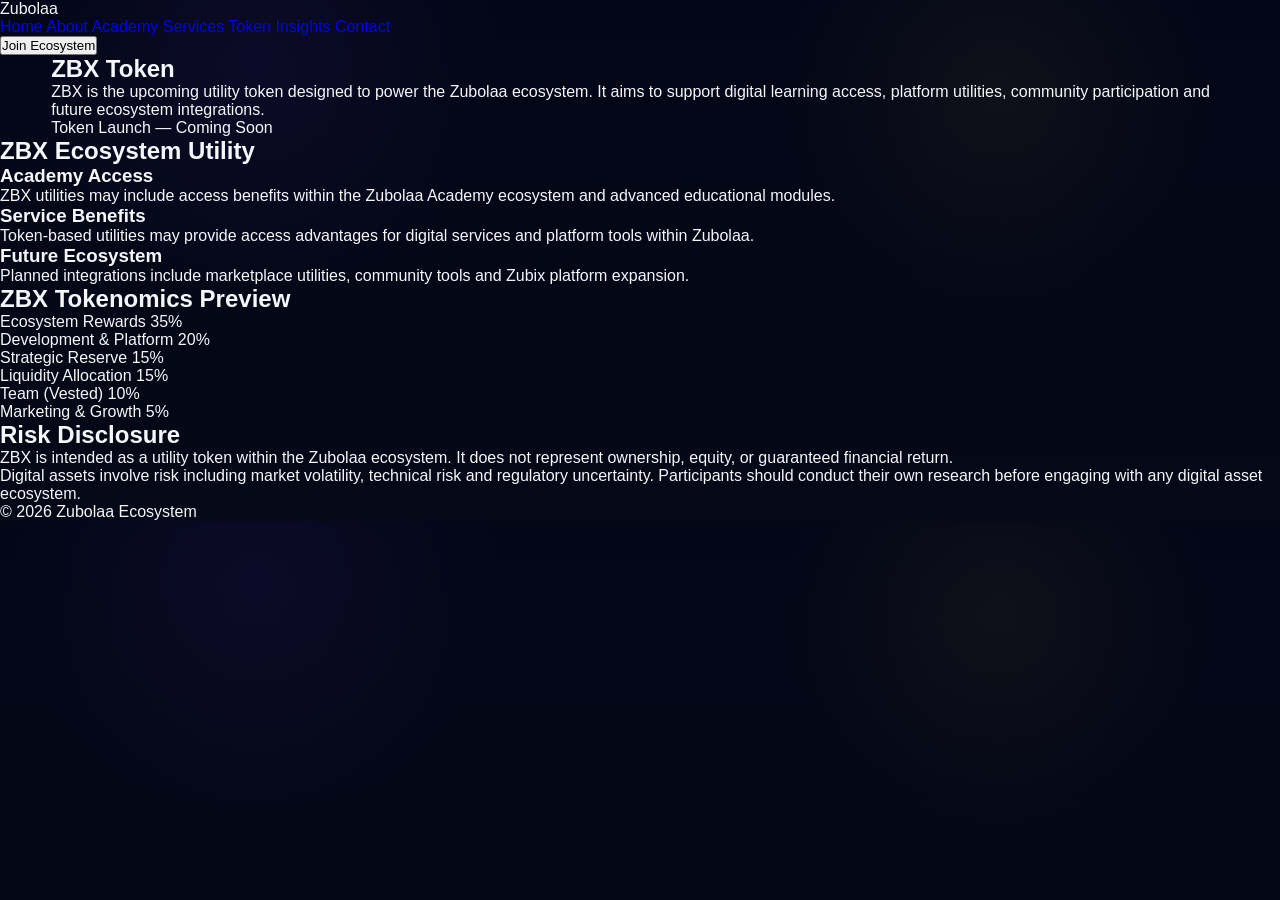
<file: token.html>
<!DOCTYPE html>
<html lang="en">

<head>

<meta charset="UTF-8">
<meta name="viewport" content="width=device-width, initial-scale=1.0">

<title>ZBX Token | Zubolaa</title>

<link rel="stylesheet" href="style.css">

</head>

<body>


<!-- NAVBAR -->

<header class="navbar">

<div class="logo">Zubolaa</div>

<nav>

<a href="index.html">Home</a>
<a href="about.html">About</a>
<a href="academy.html">Academy</a>
<a href="services.html">Services</a>
<a href="token.html">Token</a>
<a href="insights.html">Insights</a>
<a href="contact.html">Contact</a>

</nav>

<button class="join-btn">Join Ecosystem</button>

</header>



<!-- TOKEN HERO -->

<section class="token-hero">

<div class="container">

<h1>ZBX Token</h1>

<p>

ZBX is the upcoming utility token designed to power the Zubolaa ecosystem.
It aims to support digital learning access, platform utilities,
community participation and future ecosystem integrations.

</p>

<span class="coming-badge">Token Launch — Coming Soon</span>

</div>

</section>



<!-- TOKEN UTILITY -->

<section class="token-utility">

<h2>ZBX Ecosystem Utility</h2>

<div class="utility-grid">

<div class="utility-card">

<h3>Academy Access</h3>

<p>

ZBX utilities may include access benefits within the Zubolaa
Academy ecosystem and advanced educational modules.

</p>

</div>


<div class="utility-card">

<h3>Service Benefits</h3>

<p>

Token-based utilities may provide access advantages
for digital services and platform tools within Zubolaa.

</p>

</div>


<div class="utility-card">

<h3>Future Ecosystem</h3>

<p>

Planned integrations include marketplace utilities,
community tools and Zubix platform expansion.

</p>

</div>

</div>

</section>



<!-- TOKENOMICS -->

<section class="tokenomics">

<h2>ZBX Tokenomics Preview</h2>

<div class="token-bar">

<div class="token-label">
<span>Ecosystem Rewards</span>
<span>35%</span>
</div>

<div class="bar-bg">
<div class="bar-fill fill35"></div>
</div>

</div>


<div class="token-bar">

<div class="token-label">
<span>Development & Platform</span>
<span>20%</span>
</div>

<div class="bar-bg">
<div class="bar-fill fill20"></div>
</div>

</div>



<div class="token-bar">

<div class="token-label">
<span>Strategic Reserve</span>
<span>15%</span>
</div>

<div class="bar-bg">
<div class="bar-fill fill15"></div>
</div>

</div>



<div class="token-bar">

<div class="token-label">
<span>Liquidity Allocation</span>
<span>15%</span>
</div>

<div class="bar-bg">
<div class="bar-fill fill15"></div>
</div>

</div>



<div class="token-bar">

<div class="token-label">
<span>Team (Vested)</span>
<span>10%</span>
</div>

<div class="bar-bg">
<div class="bar-fill fill10"></div>
</div>

</div>



<div class="token-bar">

<div class="token-label">
<span>Marketing & Growth</span>
<span>5%</span>
</div>

<div class="bar-bg">
<div class="bar-fill fill5"></div>
</div>

</div>

</section>



<!-- DISCLAIMER -->

<section class="token-disclaimer">

<h2>Risk Disclosure</h2>

<p>

ZBX is intended as a utility token within the Zubolaa ecosystem.
It does not represent ownership, equity, or guaranteed financial return.

</p>

<p>

Digital assets involve risk including market volatility,
technical risk and regulatory uncertainty.

Participants should conduct their own research before
engaging with any digital asset ecosystem.

</p>

</section>



<footer>

<p>

© 2026 Zubolaa Ecosystem

</p>

</footer>


<script src="script.js"></script>

</body>

</html>
</file>
<file: style.css>
:root{
  --bg:#050816;
  --bg-soft:#081129;
  --panel:rgba(8, 14, 38, 0.80);
  --panel-2:rgba(11, 18, 38, 0.94);
  --line:rgba(214,174,59,0.18);
  --gold:#d6ae3b;
  --gold-soft:#f1d06d;
  --text:#f5f7fb;
  --muted:#aeb4c4;
  --shadow:0 20px 60px rgba(0,0,0,0.28);
}

*{
  box-sizing:border-box;
  margin:0;
  padding:0;
}

html{
  scroll-behavior:smooth;
}

body{
  font-family:Arial, Helvetica, sans-serif;
  color:var(--text);
  background:
    radial-gradient(circle at 20% 12%, rgba(124,58,237,0.08), transparent 22%),
    radial-gradient(circle at 78% 18%, rgba(214,174,59,0.06), transparent 20%),
    linear-gradient(180deg, #020617 0%, #050816 100%);
  background-color:var(--bg);
  overflow-x:hidden;
}

a{
  text-decoration:none;
}

img,
svg{
  display:block;
  max-width:100%;
}

.container{
  width:min(1240px, 92%);
  margin:0 auto;
}

/* header */
.site-header{
  position:sticky;
  top:0;
  z-index:1000;
  background:rgba(2,6,23,0.92);
  backdrop-filter:blur(10px);
  border-bottom:1px solid rgba(255,255,255,0.04);
}

.nav-wrap{
  min-height:92px;
  display:flex;
  align-items:center;
  justify-content:space-between;
  gap:20px;
}

.brand{
  display:flex;
  align-items:center;
  min-width:max-content;
}

.zubolaa-logo{
  height:58px;
  width:auto;
}

.footer-svg-logo{
  height:54px;
}

.main-nav{
  display:flex;
  align-items:center;
  gap:34px;
  flex-wrap:wrap;
  justify-content:center;
}

.main-nav a{
  color:#d4d8e3;
  font-size:16px;
  font-weight:700;
  transition:0.25s ease;
}

.main-nav a:hover,
.main-nav a.active{
  color:#fff;
}

.nav-cta,
.gold-btn{
  display:inline-flex;
  align-items:center;
  justify-content:center;
  padding:17px 30px;
  min-height:56px;
  border-radius:18px;
  font-size:16px;
  font-weight:800;
  color:#111;
  background:linear-gradient(135deg, #f0cf71, #d6ae3b);
  box-shadow:0 0 28px rgba(214,174,59,0.18);
  transition:0.25s ease;
}

.nav-cta:hover,
.gold-btn:hover{
  transform:translateY(-1px);
  box-shadow:0 0 34px rgba(214,174,59,0.24);
}

.outline-btn{
  display:inline-flex;
  align-items:center;
  justify-content:center;
  padding:16px 30px;
  min-height:56px;
  border-radius:18px;
  font-size:16px;
  font-weight:800;
  color:var(--gold);
  border:2px solid var(--gold);
  background:transparent;
  transition:0.25s ease;
}

.outline-btn:hover{
  background:rgba(214,174,59,0.08);
  transform:translateY(-1px);
}

/* hero */
.hero-section{
  padding:80px 0 70px;
  position:relative;
}

.hero-grid{
  display:grid;
  grid-template-columns:1fr 1.1fr;
  gap:40px;
  align-items:center;
}

.hero-visual{
  display:flex;
  justify-content:center;
  align-items:center;
  min-height:520px;
}

.orbit-wrap{
  position:relative;
  width:430px;
  height:430px;
}

.main-planet{
  position:absolute;
  width:158px;
  height:158px;
  border-radius:50%;
  left:136px;
  top:136px;
  background:radial-gradient(circle at 30% 30%, #fff0b0, #d6ae3b 58%, #a56df0 100%);
  box-shadow:0 0 60px rgba(214,174,59,0.30);
}

.orbit{
  position:absolute;
  border:1px solid rgba(214,174,59,0.12);
  border-radius:50%;
}

.orbit-1{
  width:216px;
  height:216px;
  left:107px;
  top:107px;
}

.orbit-2{
  width:296px;
  height:296px;
  left:67px;
  top:67px;
}

.orbit-3{
  width:370px;
  height:370px;
  left:30px;
  top:30px;
}

.mini-dot{
  position:absolute;
  border-radius:50%;
  animation:floatDot 4s ease-in-out infinite;
}

.dot-1{
  width:20px;
  height:20px;
  left:90px;
  bottom:82px;
  background:#ffffff;
  box-shadow:0 0 18px rgba(255,255,255,0.35);
}

.dot-2{
  width:20px;
  height:20px;
  left:116px;
  bottom:142px;
  background:#8e4dff;
  box-shadow:0 0 18px rgba(142,77,255,0.35);
}

.dot-3{
  width:18px;
  height:18px;
  left:200px;
  bottom:178px;
  background:#e7ca65;
  box-shadow:0 0 18px rgba(231,202,101,0.35);
}

@keyframes floatDot{
  0%{ transform:translateY(0); }
  50%{ transform:translateY(-6px); }
  100%{ transform:translateY(0); }
}

.hero-content{
  padding:20px 0;
}

.eyebrow{
  display:inline-flex;
  align-items:center;
  gap:8px;
  padding:14px 22px;
  border:1px solid rgba(214,174,59,0.16);
  border-radius:999px;
  color:var(--gold-soft);
  background:rgba(10,16,36,0.55);
  margin-bottom:24px;
  font-weight:800;
  font-size:16px;
}

.hero-title{
  font-size:100px;
  line-height:0.95;
  letter-spacing:-2.5px;
  color:var(--gold);
  margin-bottom:18px;
  font-weight:900;
}

.hero-subtitle{
  font-size:28px;
  line-height:1.2;
  margin-bottom:22px;
  color:#f1f4fb;
}

.hero-highlight{
  font-size:22px;
  line-height:1.6;
  color:var(--gold);
  margin-bottom:24px;
  font-weight:800;
}

.hero-text{
  font-size:22px;
  line-height:1.7;
  color:#dce1ee;
  max-width:720px;
}

.button-row{
  display:flex;
  gap:18px;
  flex-wrap:wrap;
  margin-top:32px;
}

.center-btns{
  justify-content:center;
}

/* sections */
.page-section{
  padding:100px 0;
  position:relative;
}

.first-section{
  padding-top:70px;
}

.compact-top{
  padding-top:36px;
}

.center-text{
  text-align:center;
}

.left-text{
  text-align:left;
}

.section-title{
  font-size:64px;
  line-height:1.04;
  margin-bottom:22px;
  font-weight:900;
  letter-spacing:-1.5px;
}

.section-title.xl{
  font-size:72px;
}

.section-intro{
  max-width:940px;
  margin:0 auto;
  font-size:22px;
  line-height:1.7;
  color:var(--muted);
}

.section-intro.narrow{
  max-width:820px;
}

.section-note{
  margin-top:28px;
  color:#b8bfd0;
  font-size:17px;
  line-height:1.7;
}

/* tradingview tape */
.tv-tape-card{
  margin-top:34px;
  padding:12px 18px;
  overflow:hidden;
}

.market-tape-widget{
  min-height:54px;
}

/* cards */
.card-grid{
  display:grid;
  gap:28px;
  margin-top:52px;
}

.three-col{
  grid-template-columns:repeat(3, minmax(0, 1fr));
}

.four-col{
  grid-template-columns:repeat(4, minmax(0, 1fr));
}

.glass-card{
  background:linear-gradient(180deg, rgba(10,18,48,0.92), rgba(5,10,28,0.92));
  border:1px solid var(--line);
  border-radius:28px;
  box-shadow:var(--shadow);
}

.feature-card{
  padding:34px;
  text-align:left;
  min-height:300px;
}

.compact-card{
  min-height:auto;
}

.feature-card h3{
  margin-bottom:18px;
  font-size:24px;
  line-height:1.25;
  color:#fff;
}

.feature-card p{
  color:var(--muted);
  font-size:18px;
  line-height:1.75;
}

.icon-box{
  width:64px;
  height:64px;
  border-radius:18px;
  display:flex;
  align-items:center;
  justify-content:center;
  font-size:30px;
  margin-bottom:26px;
  background:rgba(255,255,255,0.06);
  box-shadow:inset 0 1px 0 rgba(255,255,255,0.04);
}

/* pricing */
.pricing-grid{
  align-items:stretch;
}

.pricing-card{
  padding:34px;
  text-align:left;
}

.pricing-label{
  display:block;
  color:var(--gold);
  font-size:16px;
  font-weight:900;
  letter-spacing:1px;
  margin-bottom:24px;
}

.pricing-card h3{
  font-size:34px;
  margin-bottom:22px;
  color:var(--gold-soft);
}

.pricing-card ul{
  list-style:disc;
  padding-left:20px;
}

.pricing-card li{
  color:var(--muted);
  font-size:18px;
  line-height:1.8;
  margin-bottom:10px;
}

/* content box */
.content-box{
  margin-top:48px;
  padding:40px 34px;
}

.content-box h3{
  margin-bottom:20px;
  font-size:22px;
  color:#fff;
}

.content-box p{
  margin-bottom:24px;
  color:var(--muted);
  font-size:18px;
  line-height:1.9;
}

.content-box p:last-child{
  margin-bottom:0;
}

/* chart */
.chart-frame{
  margin-top:42px;
  padding:14px;
  overflow:hidden;
}

.chart-frame iframe{
  width:100%;
  height:480px;
  border:0;
  border-radius:20px;
  background:#0b1226;
}

/* insight */
.insight-box{
  max-width:920px;
  margin:42px auto 0;
  padding:34px;
}

.insight-box p{
  color:var(--muted);
  font-size:22px;
  line-height:1.8;
  margin-bottom:10px;
}

.insight-box strong{
  color:var(--gold-soft);
}

/* closing */
.closing-box{
  padding:56px 28px;
}

/* footer */
.site-footer{
  padding:70px 0 32px;
  border-top:1px solid rgba(255,255,255,0.04);
}

.footer-grid{
  display:grid;
  grid-template-columns:1.2fr 0.7fr 0.7fr;
  gap:40px;
  padding-bottom:34px;
}

.footer-brand-link{
  margin-bottom:16px;
}

.footer-brand p{
  color:var(--muted);
  font-size:18px;
  line-height:1.8;
  max-width:540px;
}

.site-footer h4{
  margin-bottom:18px;
  color:var(--gold);
  font-size:18px;
}

.site-footer ul{
  list-style:none;
}

.site-footer li{
  margin-bottom:16px;
}

.site-footer a{
  color:var(--muted);
  font-size:17px;
}

.site-footer a:hover{
  color:#fff;
}

.footer-disclaimer{
  margin-top:16px;
  padding:22px 24px;
  border-radius:22px;
  background:rgba(255,255,255,0.03);
  border:1px solid rgba(214,174,59,0.14);
  color:#c9cfdd;
  font-size:16px;
  line-height:1.8;
}

.copyright{
  margin-top:24px;
  color:#98a0b3;
  font-size:16px;
}

/* floating bot */
.floating-bot{
  position:fixed;
  right:22px;
  bottom:22px;
  z-index:1200;
  display:flex;
  align-items:center;
  gap:10px;
  padding:12px 16px;
  border-radius:999px;
  background:linear-gradient(135deg, #101a3d, #081129);
  border:1px solid rgba(214,174,59,0.24);
  box-shadow:0 16px 40px rgba(0,0,0,0.35);
  color:#fff;
  transition:0.25s ease;
}

.floating-bot:hover{
  transform:translateY(-2px);
}

.bot-icon{
  width:42px;
  height:42px;
  border-radius:50%;
  display:flex;
  align-items:center;
  justify-content:center;
  font-size:22px;
  background:rgba(214,174,59,0.12);
}

.bot-label{
  font-size:14px;
  font-weight:800;
  color:var(--gold-soft);
  white-space:nowrap;
}

/* responsive */
@media (max-width: 1100px){
  .hero-grid{
    grid-template-columns:1fr;
  }

  .hero-visual{
    min-height:420px;
  }

  .three-col{
    grid-template-columns:1fr;
  }

  .four-col{
    grid-template-columns:repeat(2, minmax(0, 1fr));
  }

  .footer-grid{
    grid-template-columns:1fr;
  }
}

@media (max-width: 768px){
  .nav-wrap{
    flex-direction:column;
    align-items:flex-start;
    padding:16px 0;
  }

  .main-nav{
    justify-content:flex-start;
    gap:16px 20px;
  }

  .nav-cta{
    width:100%;
  }

  .zubolaa-logo{
    height:48px;
  }

  .hero-title{
    font-size:62px;
  }

  .hero-subtitle{
    font-size:24px;
  }

  .hero-highlight,
  .hero-text,
  .section-intro,
  .insight-box p{
    font-size:17px;
    line-height:1.75;
  }

  .section-title,
  .section-title.xl{
    font-size:42px;
  }

  .feature-card{
    min-height:auto;
    padding:26px;
  }

  .feature-card h3{
    font-size:21px;
  }

  .feature-card p,
  .content-box p,
  .footer-brand p,
  .pricing-card li{
    font-size:16px;
  }

  .chart-frame iframe{
    height:340px;
  }

  .four-col{
    grid-template-columns:1fr;
  }

  .button-row{
    flex-direction:column;
  }

  .gold-btn,
  .outline-btn{
    width:100%;
  }

  .orbit-wrap{
    width:300px;
    height:300px;
  }

  .main-planet{
    width:110px;
    height:110px;
    left:95px;
    top:95px;
  }

  .orbit-1{
    width:160px;
    height:160px;
    left:70px;
    top:70px;
  }

  .orbit-2{
    width:220px;
    height:220px;
    left:40px;
    top:40px;
  }

  .orbit-3{
    width:280px;
    height:280px;
    left:10px;
    top:10px;
  }

  .dot-1{
    left:62px;
    bottom:62px;
  }

  .dot-2{
    left:78px;
    bottom:105px;
  }

  .dot-3{
    left:138px;
    bottom:130px;
  }

  .floating-bot{
    right:14px;
    bottom:14px;
    padding:10px 12px;
  }

  .bot-icon{
    width:38px;
    height:38px;
    font-size:20px;
  }

  .bot-label{
    font-size:12px;
  }
}
/* Zubolaa AI Assistant */
.z-ai-widget{
  position:fixed;
  right:24px;
  bottom:24px;
  z-index:2500;
}

.z-ai-widget[data-theme="blue"]{
  --ai1:#0ea5e9;
  --ai2:#1d4ed8;
  --ai3:#67e8f9;
}

.z-ai-widget[data-theme="gold"]{
  --ai1:#f7c948;
  --ai2:#d6ae3b;
  --ai3:#fff1a8;
}

.z-ai-widget[data-theme="purple"]{
  --ai1:#a855f7;
  --ai2:#6d28d9;
  --ai3:#d8b4fe;
}

.z-ai-widget[data-theme="multi"]{
  --ai1:#0ea5e9;
  --ai2:#f97316;
  --ai3:#eab308;
}

.z-ai-widget{
  --ai1:#0ea5e9;
  --ai2:#1d4ed8;
  --ai3:#67e8f9;
}

.z-ai-launcher{
  display:flex;
  align-items:center;
  gap:12px;
  padding:12px 16px;
  border:none;
  cursor:pointer;
  border-radius:999px;
  color:#fff;
  background:linear-gradient(135deg, rgba(12,18,38,0.95), rgba(16,24,48,0.96));
  border:1px solid rgba(255,255,255,0.08);
  box-shadow:
    0 18px 40px rgba(0,0,0,0.35),
    0 0 22px color-mix(in srgb, var(--ai1) 35%, transparent);
}

.z-ai-launcher-icon{
  width:44px;
  height:44px;
  border-radius:50%;
  display:flex;
  align-items:center;
  justify-content:center;
  font-size:24px;
  background:linear-gradient(135deg, var(--ai1), var(--ai2));
  box-shadow:0 0 16px color-mix(in srgb, var(--ai1) 45%, transparent);
}

.z-ai-launcher-text{
  font-size:14px;
  font-weight:800;
  color:#fff;
  white-space:nowrap;
}

.z-ai-panel{
  position:absolute;
  right:0;
  bottom:76px;
  width:340px;
  padding:18px;
  border-radius:26px;
  background:linear-gradient(180deg, rgba(10,18,48,0.98), rgba(5,10,28,0.99));
  border:1px solid rgba(255,255,255,0.08);
  box-shadow:
    0 24px 60px rgba(0,0,0,0.40),
    0 0 24px color-mix(in srgb, var(--ai1) 18%, transparent);
  opacity:0;
  visibility:hidden;
  transform:translateY(10px);
  transition:0.25s ease;
}

.z-ai-panel.active{
  opacity:1;
  visibility:visible;
  transform:translateY(0);
}

.z-ai-header{
  display:flex;
  align-items:flex-start;
  justify-content:space-between;
  gap:12px;
  margin-bottom:18px;
}

.z-ai-avatar-wrap{
  display:flex;
  gap:12px;
  align-items:center;
}

.z-ai-avatar{
  width:54px;
  height:54px;
  border-radius:18px;
  display:flex;
  align-items:center;
  justify-content:center;
  font-size:28px;
  background:linear-gradient(135deg, var(--ai1), var(--ai2));
  box-shadow:0 0 18px color-mix(in srgb, var(--ai1) 42%, transparent);
}

.z-ai-header h4{
  margin:0 0 4px;
  color:#fff;
  font-size:18px;
}

.z-ai-header p{
  margin:0;
  color:#aeb4c4;
  font-size:13px;
}

.z-ai-close{
  width:34px;
  height:34px;
  border:none;
  border-radius:10px;
  background:rgba(255,255,255,0.06);
  color:#fff;
  cursor:pointer;
}

.z-ai-section{
  margin-bottom:16px;
}

.z-ai-section label{
  display:block;
  margin-bottom:8px;
  font-size:13px;
  font-weight:700;
  color:#d8dde9;
}

.z-ai-select{
  width:100%;
  padding:12px 14px;
  border-radius:14px;
  border:1px solid rgba(255,255,255,0.08);
  background:rgba(255,255,255,0.04);
  color:#fff;
  outline:none;
}

.z-ai-theme-grid{
  display:grid;
  grid-template-columns:1fr 1fr;
  gap:10px;
}

.z-ai-theme{
  padding:10px 12px;
  border-radius:12px;
  border:1px solid rgba(255,255,255,0.08);
  background:rgba(255,255,255,0.04);
  color:#fff;
  cursor:pointer;
  font-size:13px;
  font-weight:700;
}

.z-ai-theme.active{
  border-color:color-mix(in srgb, var(--ai1) 60%, white 10%);
  box-shadow:0 0 14px color-mix(in srgb, var(--ai1) 25%, transparent);
}

.z-ai-links{
  display:grid;
  grid-template-columns:1fr 1fr;
  gap:10px;
}

.z-ai-links a{
  padding:10px 12px;
  border-radius:12px;
  background:rgba(255,255,255,0.04);
  color:#f5f7fb;
  font-size:13px;
  line-height:1.4;
  transition:0.2s ease;
}

.z-ai-links a:hover{
  background:rgba(255,255,255,0.08);
}

.z-ai-actions{
  display:grid;
  grid-template-columns:1fr 1fr;
  gap:10px;
}

.z-ai-actions button{
  padding:11px 12px;
  border:none;
  border-radius:12px;
  cursor:pointer;
  font-size:13px;
  font-weight:800;
  color:#fff;
  background:linear-gradient(135deg, var(--ai1), var(--ai2));
}

.z-ai-highlight-box{
  padding:14px;
  border-radius:16px;
  background:rgba(255,255,255,0.04);
}

.z-ai-highlight-box strong{
  display:block;
  margin-bottom:8px;
  color:#fff;
  font-size:14px;
}

.z-ai-highlight-box ul{
  margin:0;
  padding-left:18px;
}

.z-ai-highlight-box li{
  color:#aeb4c4;
  font-size:13px;
  line-height:1.6;
}

@media (max-width:768px){
  .z-ai-widget{
    right:14px;
    bottom:14px;
  }

  .z-ai-launcher{
    padding:10px 12px;
  }

  .z-ai-launcher-icon{
    width:40px;
    height:40px;
    font-size:22px;
  }

  .z-ai-launcher-text{
    font-size:12px;
  }

  .z-ai-panel{
    width:290px;
    bottom:68px;
    padding:14px;
  }

  .z-ai-links,
  .z-ai-actions,
  .z-ai-theme-grid{
    grid-template-columns:1fr;
  }
}
</file>
